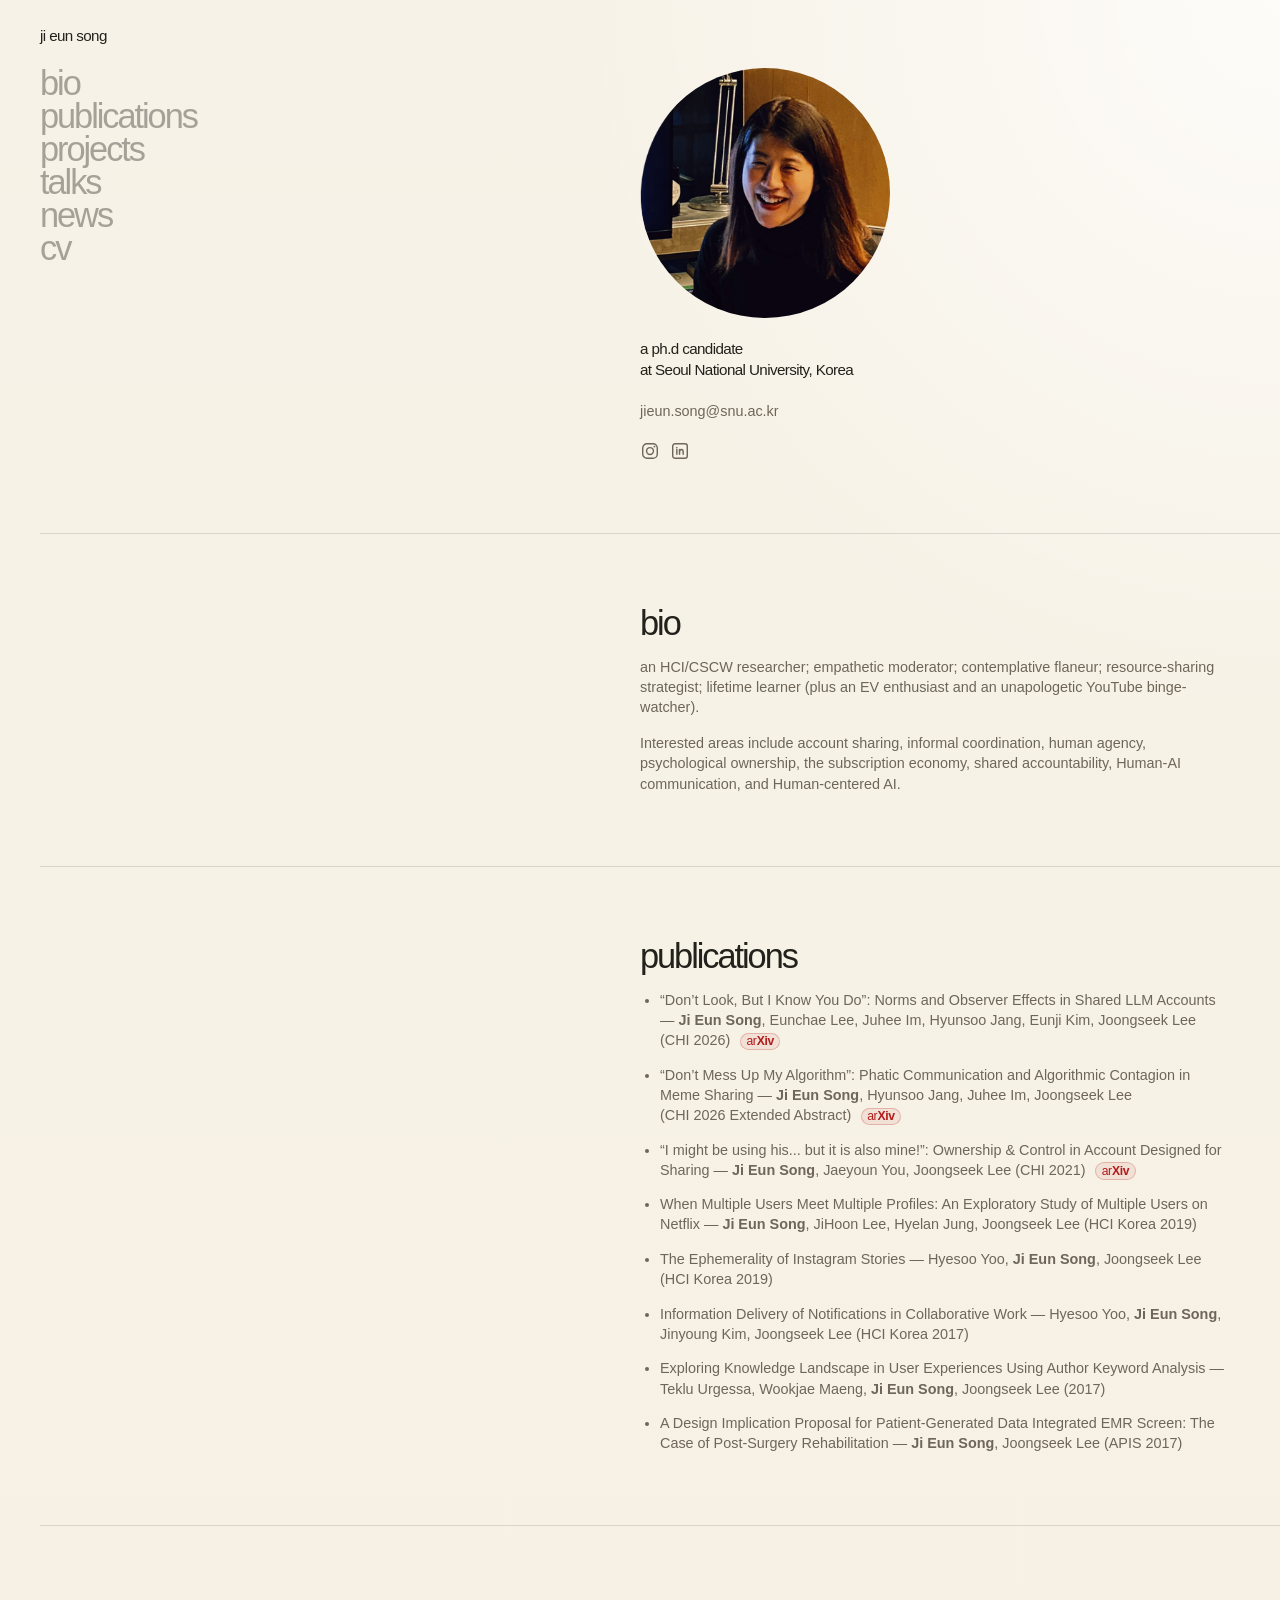
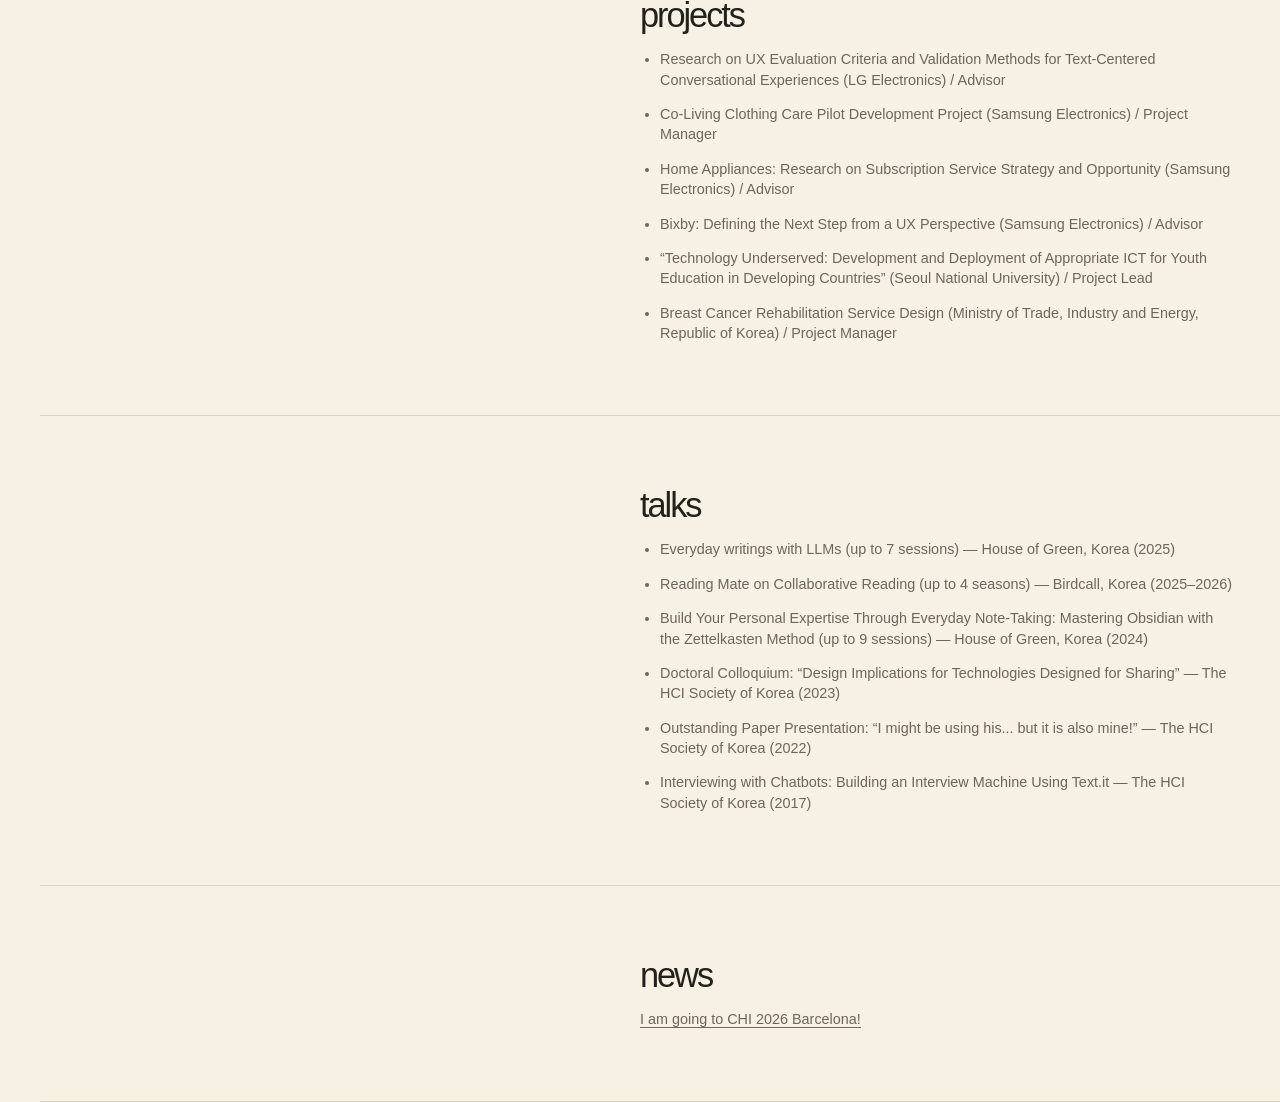
<file: index.html>
<!DOCTYPE html>
<html lang="en">
  <head>
    <meta charset="UTF-8" />
    <meta name="viewport" content="width=device-width, initial-scale=1.0" />
    <title>Ji Eun Song</title>
    <meta name="description" content="Ji Eun Song's portfolio. HCI/CSCW researcher and Ph.D. candidate at Seoul National University, Korea." />
    <link rel="canonical" href="https://geegeegeeeun.github.io/jieuns/" />
    <meta property="og:title" content="Ji Eun Song" />
    <meta property="og:description" content="HCI/CSCW researcher and Ph.D. candidate at Seoul National University, Korea." />
    <meta property="og:type" content="website" />
    <meta property="og:url" content="https://geegeegeeeun.github.io/jieuns/" />
    <meta property="og:image" content="https://geegeegeeeun.github.io/jieuns/assets/og-thumbnail.png" />
    <meta property="og:image:alt" content="Portrait of Ji Eun Song" />
    <meta name="twitter:card" content="summary_large_image" />
    <meta name="twitter:title" content="Ji Eun Song" />
    <meta name="twitter:description" content="HCI/CSCW researcher and Ph.D. candidate at Seoul National University, Korea." />
    <meta name="twitter:image" content="https://geegeegeeeun.github.io/jieuns/assets/og-thumbnail.png" />
    <link rel="stylesheet" href="./styles.css" />
  </head>
  <body>
    <a class="site-name" href="#top" aria-label="Go to the main screen">ji eun song</a>

    <div class="page-shell">
      <aside class="nav-panel">
        <nav class="menu-group menu-group-unified tab-list" aria-label="Profile categories">
            <a class="tab-button" href="#bio" aria-controls="bio" id="control-bio" data-target="bio">
              bio
            </a>
            <a class="tab-button" href="#publications" aria-controls="publications" id="control-publications" data-target="publications">
              publications
            </a>
            <a class="tab-button" href="#projects" aria-controls="projects" id="control-projects" data-target="projects">
              projects
            </a>
            <a class="tab-button" href="#talks" aria-controls="talks" id="control-talks" data-target="talks">
              talks
            </a>
            <a class="tab-button" href="#news" aria-controls="news" id="control-news" data-target="news">
              news
            </a>
            <a class="tab-button" href="#cv" aria-controls="cv" id="control-cv" data-target="cv">
              cv
            </a>
        </nav>
      </aside>

      <main class="content" id="top">
        <section class="content-section content-section-intro">
          <figure class="profile-orb">
            <img src="./assets/profile-photo-cropped-tight.png" alt="Portrait" width="350" height="350" />
          </figure>
          <p class="intro-caption">a ph.d candidate<br />at Seoul National University, Korea</p>
          <p class="intro-contact">
            <a href="mailto:jieun.song@snu.ac.kr">jieun.song@snu.ac.kr</a>
          </p>
          <p class="intro-social">
            <a href="https://www.instagram.com/tecknicoloring" target="_blank" rel="noopener noreferrer" aria-label="Visit Instagram profile">
              <svg viewBox="0 0 24 24" aria-hidden="true">
                <rect x="3.25" y="3.25" width="17.5" height="17.5" rx="5.2"></rect>
                <circle cx="12" cy="12" r="4.1"></circle>
                <circle cx="17.35" cy="6.7" r="1.1" class="instagram-dot"></circle>
              </svg>
            </a>
            <a href="https://www.linkedin.com/in/ji-eun-song-8a765645" target="_blank" rel="noopener noreferrer" aria-label="Visit LinkedIn profile">
              <svg viewBox="0 0 24 24" aria-hidden="true">
                <rect x="3.25" y="3.25" width="17.5" height="17.5" rx="2.8"></rect>
                <path d="M8.2 10.15v5.75"></path>
                <circle cx="8.2" cy="7.95" r="0.95" class="linkedin-dot"></circle>
                <path d="M11.45 15.9v-5.75"></path>
                <path d="M11.45 12.45c0-1.45 1-2.3 2.15-2.3 1.25 0 2.2.8 2.2 2.75v3"></path>
              </svg>
            </a>
          </p>
        </section>

        <section class="content-section content-section-bio" id="bio">
          <div class="content-block">
            <h2>bio</h2>
            <p>
              an HCI/CSCW researcher; empathetic moderator; contemplative flaneur; resource-sharing strategist; lifetime learner (plus an EV enthusiast and an unapologetic YouTube binge-watcher).
            </p>
            <p>
              Interested areas include account sharing, informal coordination, human agency, psychological ownership, the subscription economy, shared accountability, Human-AI communication, and Human-centered AI.
            </p>
          </div>
        </section>

        <section class="content-section" id="publications">
          <div class="content-block">
            <h2>publications</h2>
            <ul class="publication-list">
              <li>
                <a class="publication-link" href="http://arxiv.org/abs/2603.22822" target="_blank" rel="noopener noreferrer">“Don’t Look, But I Know You Do”: Norms and Observer Effects in Shared LLM Accounts</a> — <strong>Ji Eun Song</strong>, Eunchae Lee, Juhee Im, Hyunsoo Jang, Eunji Kim, Joongseek Lee <span class="publication-meta">(CHI 2026) <a class="publication-archive" href="http://arxiv.org/abs/2603.22822" target="_blank" rel="noopener noreferrer" aria-label="Open arXiv archive for Don’t Look, But I Know You Do"><span class="arxiv-logo" aria-hidden="true"><span class="arxiv-logo-ar">ar</span><span class="arxiv-logo-xiv">Xiv</span></span></a></span>
              </li>
              <li>
                <a class="publication-link" href="http://arxiv.org/abs/2603.22817" target="_blank" rel="noopener noreferrer">“Don’t Mess Up My Algorithm”: Phatic Communication and Algorithmic Contagion in Meme Sharing</a> — <strong>Ji Eun Song</strong>, Hyunsoo Jang, Juhee Im, Joongseek Lee <span class="publication-meta">(CHI 2026 Extended Abstract) <a class="publication-archive" href="http://arxiv.org/abs/2603.22817" target="_blank" rel="noopener noreferrer" aria-label="Open arXiv archive for Don’t Mess Up My Algorithm"><span class="arxiv-logo" aria-hidden="true"><span class="arxiv-logo-ar">ar</span><span class="arxiv-logo-xiv">Xiv</span></span></a></span>
              </li>
              <li>
                <a class="publication-link" href="http://arxiv.org/abs/2603.23391" target="_blank" rel="noopener noreferrer">“I might be using his... but it is also mine!”: Ownership &amp; Control in Account Designed for Sharing</a> — <strong>Ji Eun Song</strong>, Jaeyoun You, Joongseek Lee <span class="publication-meta">(CHI 2021) <a class="publication-archive" href="http://arxiv.org/abs/2603.23391" target="_blank" rel="noopener noreferrer" aria-label="Open arXiv archive for I might be using his... but it is also mine!"><span class="arxiv-logo" aria-hidden="true"><span class="arxiv-logo-ar">ar</span><span class="arxiv-logo-xiv">Xiv</span></span></a></span>
              </li>
              <li>
                <a class="publication-link">When Multiple Users Meet Multiple Profiles: An Exploratory Study of Multiple Users on Netflix</a> — <strong>Ji Eun Song</strong>, JiHoon Lee, Hyelan Jung, Joongseek Lee (HCI Korea 2019)
              </li>
              <li>
                <a class="publication-link">The Ephemerality of Instagram Stories</a> — Hyesoo Yoo, <strong>Ji Eun Song</strong>, Joongseek Lee (HCI Korea 2019)
              </li>
              <li>
                <a class="publication-link">Information Delivery of Notifications in Collaborative Work</a> — Hyesoo Yoo, <strong>Ji Eun Song</strong>, Jinyoung Kim, Joongseek Lee (HCI Korea 2017)
              </li>
              <li>
                <a class="publication-link">Exploring Knowledge Landscape in User Experiences Using Author Keyword Analysis</a> — Teklu Urgessa, Wookjae Maeng, <strong>Ji Eun Song</strong>, Joongseek Lee (2017)
              </li>
              <li>
                <a class="publication-link">A Design Implication Proposal for Patient-Generated Data Integrated EMR Screen: The Case of Post-Surgery Rehabilitation</a> — <strong>Ji Eun Song</strong>, Joongseek Lee (APIS 2017)
              </li>
            </ul>
          </div>
        </section>

        <section class="content-section" id="projects">
          <div class="content-block">
            <h2>projects</h2>
            <ul class="publication-list">
              <li>
                Research on UX Evaluation Criteria and Validation Methods for Text-Centered Conversational Experiences (LG Electronics) / Advisor
              </li>
              <li>
                Co-Living Clothing Care Pilot Development Project (Samsung Electronics) / Project Manager
              </li>
              <li>
                Home Appliances: Research on Subscription Service Strategy and Opportunity (Samsung Electronics) / Advisor
              </li>
              <li>
                Bixby: Defining the Next Step from a UX Perspective (Samsung Electronics) / Advisor
              </li>
              <li>
                “Technology Underserved: Development and Deployment of Appropriate ICT for Youth Education in Developing Countries” (Seoul National University) / Project Lead
              </li>
              <li>
                Breast Cancer Rehabilitation Service Design (Ministry of Trade, Industry and Energy, Republic of Korea) / Project Manager
              </li>
            </ul>
          </div>
        </section>

        <section class="content-section" id="talks">
          <div class="content-block">
            <h2>talks</h2>
            <ul class="publication-list">
              <li>
                Everyday writings with LLMs (up to 7 sessions) — House of Green, Korea (2025)
              </li>
              <li>
                Reading Mate on Collaborative Reading (up to 4 seasons) — Birdcall, Korea (2025–2026)
              </li>
              <li>
                Build Your Personal Expertise Through Everyday Note-Taking: Mastering Obsidian with the Zettelkasten Method (up to 9 sessions) — House of Green, Korea (2024)
              </li>
              <li>
                Doctoral Colloquium: “Design Implications for Technologies Designed for Sharing” — The HCI Society of Korea (2023)
              </li>
              <li>
                Outstanding Paper Presentation: “I might be using his... but it is also mine!” — The HCI Society of Korea (2022)
              </li>
              <li>
                Interviewing with Chatbots: Building an Interview Machine Using Text.it — The HCI Society of Korea (2017)
              </li>
            </ul>
          </div>
        </section>

        <section class="content-section" id="news">
          <div class="content-block">
            <h2>news</h2>
            <p class="news-item">
              <a class="news-link" href="./yay.html">I am going to CHI 2026 Barcelona!</a>
            </p>
          </div>
        </section>
      </main>
    </div>

    <script src="./script.js"></script>
  </body>
</html>
</file>
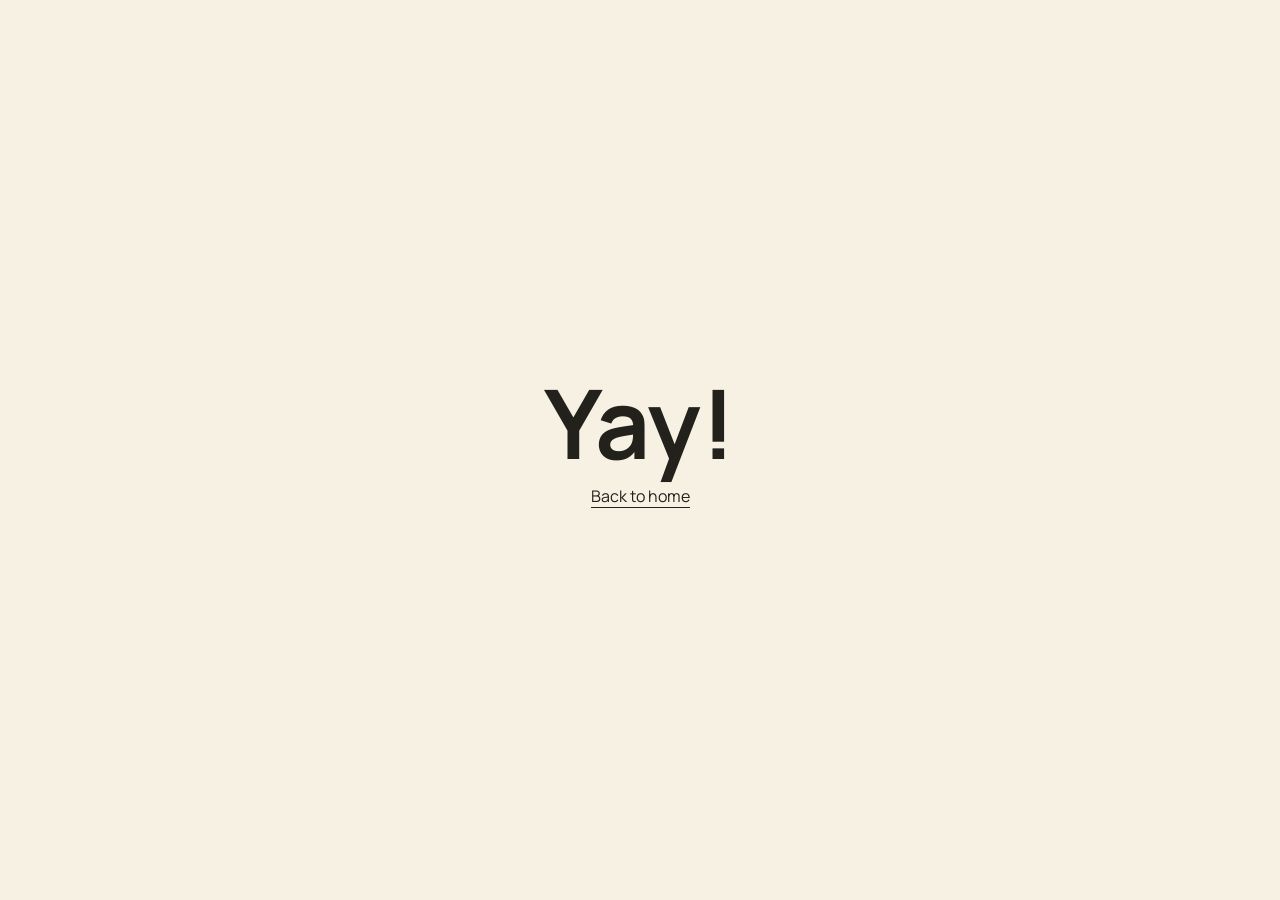
<file: yay.html>
<!DOCTYPE html>
<html lang="en">
  <head>
    <meta charset="UTF-8" />
    <meta name="viewport" content="width=device-width, initial-scale=1.0" />
    <title>Yay!</title>
    <link rel="preconnect" href="https://fonts.googleapis.com" />
    <link rel="preconnect" href="https://fonts.gstatic.com" crossorigin />
    <link
      href="https://fonts.googleapis.com/css2?family=Manrope:wght@400;500;700;800&display=swap"
      rel="stylesheet"
    />
    <style>
      body {
        margin: 0;
        min-height: 100vh;
        display: grid;
        place-items: center;
        background: #f6f1e3;
        color: #23211b;
        font-family: "Manrope", sans-serif;
      }

      main {
        text-align: center;
      }

      h1 {
        margin: 0 0 12px;
        font-size: clamp(3rem, 10vw, 6rem);
        line-height: 0.95;
      }

      a {
        color: inherit;
        text-decoration: none;
        border-bottom: 1px solid currentColor;
      }
    </style>
  </head>
  <body>
    <main>
      <h1>Yay!</h1>
      <p><a href="./index.html">Back to home</a></p>
    </main>
  </body>
</html>
</file>
<file: styles.css>
:root {
  --bg: #f6f1e3;
  --bg-strong: #efe7d1;
  --text: #23211b;
  --muted: #6d6659;
  --line: rgba(35, 33, 27, 0.14);
  --accent: #9a684d;
  --accent-soft: rgba(154, 104, 77, 0.12);
  --panel: rgba(255, 252, 244, 0.72);
  --shadow: 0 24px 80px rgba(78, 58, 35, 0.08);
  --shell-width: min(1400px, 100vw);
  --shell-left: calc((100vw - var(--shell-width)) / 2);
  --left-offset: 40px;
  --top-offset: 68px;
  --nav-width: 280px;
  --nav-gap: 56px;
  --content-start: calc(50vw - var(--shell-left) - var(--left-offset));
  --content-width: min(calc(50vw - var(--shell-left) - 48px), 58rem);
  --intro-start: var(--content-start);
}

* {
  box-sizing: border-box;
}

html {
  scroll-behavior: smooth;
  scroll-padding-top: 0;
}

body {
  margin: 0;
  min-height: 100vh;
  scroll-snap-type: y mandatory;
  color: var(--text);
  background:
    radial-gradient(circle at top right, rgba(255, 255, 255, 0.75), transparent 24%),
    linear-gradient(180deg, #f7f2e7 0%, var(--bg) 100%);
  font-family: "Helvetica Neue", Helvetica, Arial, sans-serif;
}

.site-name {
  position: fixed;
  top: 28px;
  left: calc(var(--shell-left) + var(--left-offset));
  z-index: 20;
  color: inherit;
  text-decoration: none;
  font-size: 0.95rem;
  font-weight: 500;
  letter-spacing: -0.04em;
  line-height: 1;
  transition: opacity 180ms ease;
}

.site-name:hover,
.site-name:focus-visible {
  opacity: 0.64;
}

a,
button {
  color: inherit;
}

.page-shell {
  width: var(--shell-width);
  margin: 0 auto;
  padding: 0;
  display: block;
  position: relative;
  padding-left: var(--left-offset);
  padding-top: var(--top-offset);
}

.nav-panel {
  position: absolute;
  top: var(--top-offset);
  left: var(--left-offset);
  width: var(--nav-width);
  padding: 0;
  z-index: 5;
}

.menu-group + .menu-group {
  margin-top: 28px;
  padding-top: 24px;
  border-top: 1px solid var(--line);
}

.menu-group-unified {
  display: flex;
  flex-direction: column;
  gap: 0;
}

.scroll-links,
.tab-list {
  display: flex;
  flex-direction: column;
  gap: 2px;
}

.tab-list {
  padding-top: 0;
}

.scroll-links a {
  width: fit-content;
  text-decoration: none;
  font-size: clamp(1.7rem, 3vw, 2.15rem);
  line-height: 1.02;
  letter-spacing: -0.06em;
  font-weight: 400;
  position: relative;
  transition: color 180ms ease, opacity 180ms ease;
  opacity: 0.72;
}

.scroll-links a::after {
  content: "";
  position: absolute;
  left: 0;
  bottom: -3px;
  width: 100%;
  height: 1px;
  background: currentColor;
  transform: scaleX(0);
  transform-origin: left;
  transition: transform 180ms ease;
}

.scroll-links a.is-current,
.scroll-links a:hover,
.scroll-links a:focus-visible {
  opacity: 1;
}

.scroll-links a:hover::after,
.scroll-links a:focus-visible::after {
  transform: scaleX(1);
}

.scroll-links a.is-current::after {
  transform: scaleX(1);
}

.tab-button {
  border: 0;
  background: transparent;
  padding: 0;
  text-align: left;
  text-decoration: none;
  font-family: "Helvetica Neue", Helvetica, Arial, sans-serif;
  font-size: clamp(1.7rem, 3vw, 2.15rem);
  line-height: 0.9;
  letter-spacing: -0.06em;
  font-weight: 400;
  white-space: nowrap;
  cursor: pointer;
  opacity: 0.38;
  transition: opacity 180ms ease;
}

.tab-button:hover,
.tab-button:focus-visible {
  opacity: 0.72;
}

.tab-button.is-active {
  opacity: 1;
}

.panel-label,
.section-index,
.hero-kicker {
  margin: 0;
  text-transform: uppercase;
  letter-spacing: 0.12em;
  font-size: 0.75rem;
  color: var(--muted);
}

.content {
  padding-top: 0;
  width: 100%;
}

.content-section {
  scroll-snap-align: start;
  scroll-snap-stop: always;
  display: grid;
  align-items: start;
  justify-items: stretch;
  padding: 72px 0 72px;
  border-bottom: 1px solid var(--line);
}

.content-section-intro {
  align-items: start;
  justify-items: stretch;
  padding-top: 0;
  padding-left: 0;
}

.content-section-intro > .profile-orb,
.content-section-intro > .intro-caption,
.content-section-intro > .intro-contact,
.content-section-intro > .intro-social {
  margin-left: var(--intro-start);
  align-self: start;
  justify-self: start;
  margin-top: 20px;
}

.content-section-intro .profile-orb {
  margin-top: 0;
  margin-bottom: 0;
}

.intro-caption {
  width: 250px;
  margin-top: 0;
  margin-bottom: 0;
  font-size: 0.95rem;
  font-weight: 500;
  letter-spacing: -0.04em;
  line-height: 1.4;
  text-align: left;
}

.intro-contact {
  width: 250px;
  margin-bottom: 0;
  font-size: 0.9rem;
  line-height: 1.4;
  text-align: left;
}

.intro-contact a {
  color: var(--muted);
  text-decoration: none;
}

.intro-social {
  width: 250px;
  margin-bottom: 0;
  font-size: 0;
  line-height: 1;
  display: flex;
  align-items: center;
  gap: 0.6rem;
}

.intro-social a {
  display: inline-flex;
  align-items: center;
  justify-content: center;
  color: var(--muted);
  text-decoration: none;
  transition: color 180ms ease, transform 180ms ease, opacity 180ms ease;
}

.intro-social a:hover,
.intro-social a:focus-visible {
  color: var(--text);
  transform: translateY(-1px);
}

.intro-social svg {
  width: 20px;
  height: 20px;
  display: block;
}

.intro-social rect,
.intro-social circle,
.intro-social path {
  fill: none;
  stroke: currentColor;
  stroke-width: 1.7;
  stroke-linecap: round;
  stroke-linejoin: round;
}

.intro-social .instagram-dot {
  fill: currentColor;
  stroke: none;
}

.intro-social .linkedin-dot {
  fill: currentColor;
  stroke: none;
}

.profile-orb {
  position: relative;
  width: 250px;
  margin: 0;
  border-radius: 50%;
  overflow: hidden;
  border: 0;
  box-shadow: none;
  background: transparent;
}

.profile-orb img {
  width: 100%;
  height: auto;
  display: block;
  object-fit: contain;
  mix-blend-mode: multiply;
}

.content-section-bio {
  grid-template-columns: minmax(0, 1fr);
  gap: 0;
  align-items: start;
}

.content-block {
  max-width: none;
  width: var(--content-width);
  margin-left: var(--content-start);
  text-align: left;
}

.content-section h2 {
  margin: 0 0 16px;
  font-size: clamp(1.7rem, 3vw, 2.15rem);
  line-height: 1.02;
  letter-spacing: -0.06em;
  font-weight: 400;
}

.content-block p,
.content-block ul,
.content-block li,
.content-block .news-link {
  margin: 0;
  color: var(--muted);
  font-size: 0.9rem;
  line-height: 1.4;
}

.content-block p {
  max-width: 52rem;
}

.content-section p + p {
  margin-top: 1rem;
}

.publication-list {
  margin: 0;
  padding-left: 1.25rem;
  max-width: 58rem;
  color: var(--muted);
}

.publication-link {
  color: inherit;
  text-decoration: none;
}

.publication-link[href] {
  text-decoration: underline;
  text-decoration-color: transparent;
  text-underline-offset: 0.12em;
  transition: text-decoration-color 180ms ease;
}

.publication-link[href]:hover,
.publication-link[href]:focus-visible {
  cursor: pointer;
  text-decoration-color: currentColor;
}

.publication-list li + li {
  margin-top: 0.9rem;
}

.publication-meta {
  white-space: nowrap;
}

.publication-archive {
  display: inline-flex;
  align-items: center;
  margin-left: 0.35rem;
  text-decoration: none;
  vertical-align: baseline;
}

.arxiv-logo {
  display: inline-flex;
  align-items: baseline;
  gap: 0.02em;
  padding: 0.08rem 0.34rem 0.12rem;
  border: 1px solid rgba(179, 27, 27, 0.24);
  border-radius: 999px;
  background: rgba(179, 27, 27, 0.08);
  color: #b31b1b;
  font-size: 0.76rem;
  font-weight: 600;
  letter-spacing: -0.03em;
  line-height: 1;
  transition: transform 180ms ease, background-color 180ms ease, border-color 180ms ease;
}

.arxiv-logo-ar {
  font-weight: 500;
}

.arxiv-logo-xiv {
  font-weight: 700;
}

.publication-archive:hover .arxiv-logo,
.publication-archive:focus-visible .arxiv-logo {
  transform: translateY(-1px);
  background: rgba(179, 27, 27, 0.14);
  border-color: rgba(179, 27, 27, 0.36);
}

.news-item {
  margin: 0;
}

.news-link {
  color: inherit;
  text-decoration: none;
  border-bottom: 1px solid currentColor;
}

@media (max-width: 980px) {
  :root {
    --nav-width: 240px;
    --nav-gap: 40px;
    --intro-start: var(--content-start);
  }

  .site-name {
    left: calc(var(--shell-left) + var(--left-offset));
  }

  .page-shell {
    width: 100%;
    padding-top: var(--top-offset);
  }

  .nav-panel {
    top: var(--top-offset);
    left: var(--left-offset);
  }

  .content {
    scroll-snap-type: none;
  }

  .content-section,
  .content-section-bio {
    min-height: auto;
    grid-template-columns: 1fr;
    padding: 72px 0 72px;
  }

  .content-block {
    width: var(--content-width);
    margin-left: var(--content-start);
  }

  .content-section-intro .profile-orb {
    margin-top: 0;
  }

  .intro-caption {
    width: 250px;
    margin-top: 0;
  }

  .intro-contact {
    width: 250px;
  }
}

@media (max-width: 640px) {
  body {
    scroll-snap-type: none;
  }

  :root {
    --left-offset: 24px;
    --top-offset: 56px;
    --nav-width: 0px;
    --nav-gap: 0px;
    --content-start: 0px;
    --content-width: 100%;
    --intro-start: 0px;
  }

  .site-name {
    top: 20px;
    left: calc(var(--shell-left) + var(--left-offset));
    font-size: 0.92rem;
  }

  .nav-panel {
    top: 56px;
  }

  .page-shell {
    width: 100%;
    padding-top: var(--top-offset);
  }

  .nav-panel {
    top: var(--top-offset);
    left: var(--left-offset);
  }

  .content-section {
    gap: 16px;
    padding: 62px 0 62px;
  }

  .content-section-intro {
    padding-top: 168px;
  }

  .content-block {
    width: 100%;
    margin-left: 0;
  }

  .content-section-intro .profile-orb {
    margin-left: 0;
    margin-top: 0;
  }

  .intro-caption {
    width: 240px;
    margin: 0;
    font-size: 0.92rem;
  }

  .intro-contact {
    width: 240px;
  }

  .profile-orb {
    width: 240px;
  }

  .tab-button.is-active {
    transform: none;
  }
}
</file>
